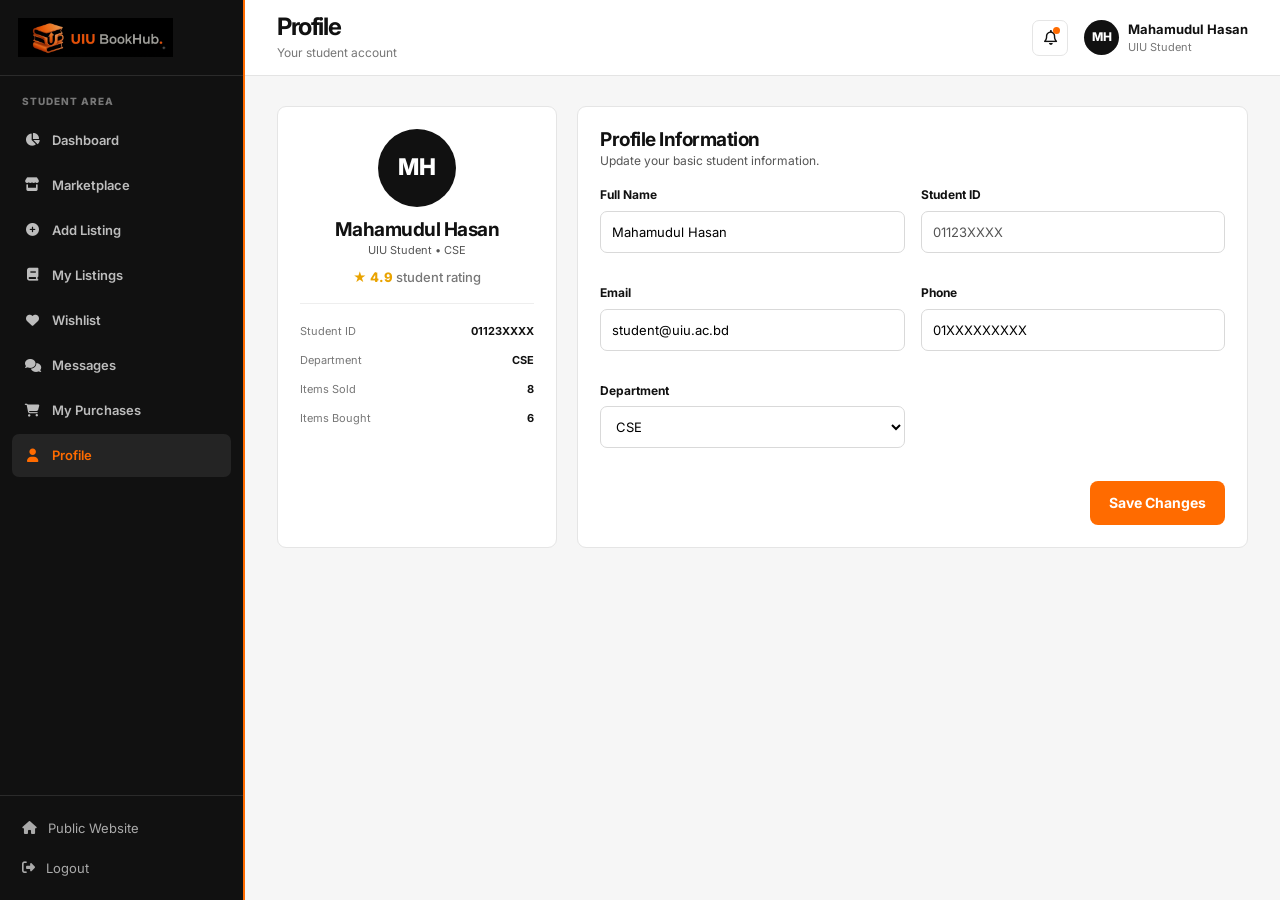
<file: student/profile.html>
<!DOCTYPE html><html lang="en"><head>
<meta charset="UTF-8"><meta name="viewport" content="width=device-width, initial-scale=1.0">
<link rel="preconnect" href="https://fonts.googleapis.com"><link rel="preconnect" href="https://fonts.gstatic.com" crossorigin>
<link href="https://fonts.googleapis.com/css2?family=Inter:wght@300;400;500;600;700;800;900&display=swap" rel="stylesheet">
<link rel="stylesheet" href="https://cdnjs.cloudflare.com/ajax/libs/font-awesome/6.5.2/css/all.min.css">
<link rel="stylesheet" href="../css/style.css"><link rel="stylesheet" href="../css/dashboard.css">
<script defer src="../js/main.js"></script>
<title>Profile | UIU BookHUB</title></head><body>
<div class="sidebar-layout">
<aside class="dashboard-sidebar">
  <div class="side-brand"><a href="../index.html"><img src="../assets/logo.png" alt="UIU BookHUB"></a></div>
  <nav class="side-nav"><div class="side-label">Student Area</div><a class="" href="dashboard.html"><i class="fa-solid fa-chart-pie"></i>Dashboard</a><a class="" href="marketplace.html"><i class="fa-solid fa-store"></i>Marketplace</a><a class="" href="add-listing.html"><i class="fa-solid fa-plus-circle"></i>Add Listing</a><a class="" href="my-listings.html"><i class="fa-solid fa-book"></i>My Listings</a><a class="" href="wishlist.html"><i class="fa-solid fa-heart"></i>Wishlist</a><a class="" href="messages.html"><i class="fa-solid fa-comments"></i>Messages</a><a class="" href="purchases.html"><i class="fa-solid fa-cart-shopping"></i>My Purchases</a><a class="active" href="profile.html"><i class="fa-solid fa-user"></i>Profile</a></nav>
  <div class="side-bottom"><a href="../index.html"><i class="fa-solid fa-house"></i> Public Website</a><a href="../index.html"><i class="fa-solid fa-right-from-bracket"></i> Logout</a></div>
</aside><main class="dashboard-main">
<header class="dashboard-topbar">
  <div class="topbar-title"><h1>Profile</h1><p>Your student account</p></div>
  <div class="topbar-right"><div class="notification"><i class="fa-regular fa-bell"></i><span class="dot"></span></div><div class="user-mini"><div class="avatar">MH</div><div><strong>Mahamudul Hasan</strong><span>UIU Student</span></div></div></div>
</header><div class="dashboard-content">
<div class="profile-grid">
  <section class="panel profile-card">
    <div class="profile-big">MH</div><h2>Mahamudul Hasan</h2><p>UIU Student • CSE</p>
    <div class="rating" style="margin-top:8px;">★ 4.9 <span style="color:#777;font-weight:500;">student rating</span></div>
    <div class="profile-meta"><div><span>Student ID</span><strong>01123XXXX</strong></div><div><span>Department</span><strong>CSE</strong></div><div><span>Items Sold</span><strong>8</strong></div><div><span>Items Bought</span><strong>6</strong></div></div>
  </section>
  <section class="panel">
    <div class="panel-head"><div><h2>Profile Information</h2><p>Update your basic student information.</p></div></div>
    <form class="demo-form" data-message="Profile updated successfully.">
      <div class="form-grid">
        <div class="form-group"><label>Full Name</label><input class="form-control" value="Mahamudul Hasan"></div>
        <div class="form-group"><label>Student ID</label><input class="form-control" value="01123XXXX" disabled></div>
        <div class="form-group"><label>Email</label><input class="form-control" value="student@uiu.ac.bd"></div>
        <div class="form-group"><label>Phone</label><input class="form-control" value="01XXXXXXXXX"></div>
        <div class="form-group"><label>Department</label><select class="form-control"><option selected>CSE</option><option>EEE</option><option>BBA</option></select></div>
      </div>
      <div class="form-actions"><button class="btn btn-primary">Save Changes</button></div>
    </form>
  </section>
</div>
</div></main></div><div class="toast"></div></body></html>
</file>
<file: css/style.css>
:root{
    --orange:#FF6B00;
    --orange-dark:#E85D04;
    --black:#111111;
    --dark:#1B1B1B;
    --gray-900:#2A2A2A;
    --gray-700:#555;
    --gray-500:#777;
    --gray-300:#D9D9D9;
    --gray-200:#E9E9E9;
    --gray-100:#F5F5F5;
    --white:#fff;
    --green:#16834B;
    --red:#D93A3A;
    --yellow:#C78300;
    --font:'Inter',Arial,sans-serif;
    --radius:10px;
    --shadow:0 5px 20px rgba(0,0,0,.06);
    --shadow-hover:0 10px 28px rgba(255,107,0,.12);
    --transition:.22s ease;
}

*{box-sizing:border-box;margin:0;padding:0}
html{scroll-behavior:smooth}
body{
    font-family:var(--font);
    color:var(--black);
    background:var(--white);
    line-height:1.55;
    font-size:15px;
    -webkit-font-smoothing:antialiased;
}
a{text-decoration:none;color:inherit}
button,input,select,textarea{font:inherit}
button{cursor:pointer}
img{max-width:100%;display:block}
ul{list-style:none}

.container{
    width:calc(100% - 36px);
    max-width:1180px;
    margin:0 auto;
}
.section{padding:72px 0}
.grid{display:grid;gap:22px}
.grid-4{grid-template-columns:repeat(4,1fr)}
.grid-3{grid-template-columns:repeat(3,1fr)}
.grid-2{grid-template-columns:repeat(2,1fr)}

h1,h2,h3,h4{line-height:1.2;color:var(--black)}
h1{font-size:48px;letter-spacing:-1.4px}
h2{font-size:32px;letter-spacing:-.5px}
h3{font-size:18px}
p{color:var(--gray-700)}

.section-header{
    display:flex;
    align-items:flex-end;
    justify-content:space-between;
    gap:20px;
    margin-bottom:34px;
}
.section-header p{margin-top:7px;color:var(--gray-500)}
.center-header{display:block;text-align:center}

.btn{
    display:inline-flex;
    align-items:center;
    justify-content:center;
    gap:8px;
    min-height:42px;
    padding:10px 18px;
    border:1px solid transparent;
    border-radius:8px;
    font-size:14px;
    font-weight:700;
    transition:var(--transition);
    white-space:nowrap;
}
.btn-primary{background:var(--orange);color:#fff}
.btn-primary:hover{background:var(--orange-dark);transform:translateY(-1px)}
.btn-secondary{background:var(--black);color:#fff}
.btn-secondary:hover{background:#292929}
.btn-outline{background:#fff;border-color:var(--gray-300);color:var(--black)}
.btn-outline:hover{border-color:var(--orange);color:var(--orange)}
.btn-danger{background:#fff;border-color:#F0B0B0;color:var(--red)}
.btn-danger:hover{background:#FFF5F5}
.btn-sm{min-height:36px;padding:7px 12px;font-size:13px}
.btn-large{min-height:48px;padding:12px 22px;font-size:15px}

.tagline-badge{
    display:inline-flex;
    align-items:center;
    padding:6px 11px;
    border-radius:6px;
    background:rgba(255,107,0,.10);
    color:var(--orange);
    font-size:11px;
    font-weight:800;
    text-transform:uppercase;
    letter-spacing:.7px;
}
.status{
    display:inline-flex;
    align-items:center;
    justify-content:center;
    padding:4px 9px;
    border-radius:5px;
    font-size:11px;
    font-weight:800;
}
.status.available{background:#EAF8F0;color:var(--green)}
.status.pending{background:#FFF5DE;color:var(--yellow)}
.status.sold{background:#F0F0F0;color:#666}
.status.rejected{background:#FFF0F0;color:var(--red)}
.rating{color:#E9A300;font-weight:800;font-size:13px}

.empty-state{
    border:1px dashed var(--gray-300);
    background:var(--gray-100);
    border-radius:var(--radius);
    padding:45px 20px;
    text-align:center;
}
.empty-state i{font-size:34px;color:var(--orange);margin-bottom:14px}
.empty-state h3{margin-bottom:7px}
.empty-state p{max-width:470px;margin:0 auto 18px}

.toast{
    position:fixed;
    right:22px;
    bottom:22px;
    z-index:3000;
    background:var(--black);
    color:#fff;
    padding:13px 17px;
    border-left:4px solid var(--orange);
    border-radius:7px;
    box-shadow:0 10px 25px rgba(0,0,0,.18);
    opacity:0;
    transform:translateY(10px);
    pointer-events:none;
    transition:.25s ease;
}
.toast.show{opacity:1;transform:translateY(0)}

.site-navbar{
    height:72px;
    background:var(--black);
    border-bottom:2px solid var(--orange);
    position:sticky;
    top:0;
    z-index:1000;
}
.nav-inner{
    height:100%;
    display:flex;
    align-items:center;
    justify-content:space-between;
    gap:22px;
}
.brand img{
    width:165px;
    height:46px;
    object-fit:contain;
    object-position:left center;
}
.nav-links{display:flex;align-items:center;gap:24px}
.nav-links a{font-size:13px;font-weight:600;color:#CFCFCF}
.nav-links a:hover,.nav-links a.active{color:var(--orange)}
.nav-actions{display:flex;align-items:center;gap:9px}
.nav-actions .btn-outline{border-color:#444;color:#fff;background:transparent}
.icon-link{
    position:relative;
    color:#fff;
    width:38px;height:38px;
    display:flex;align-items:center;justify-content:center;
    border-radius:7px;
}
.icon-link:hover{background:#242424;color:var(--orange)}
.icon-link .count{
    position:absolute;right:0;top:1px;
    width:16px;height:16px;border-radius:50%;
    display:flex;align-items:center;justify-content:center;
    background:var(--orange);color:#fff;font-size:9px;font-weight:800;
}
.menu-toggle{
    display:none;
    border:0;background:transparent;color:#fff;font-size:21px;
}

.hero{
    background:var(--gray-100);
    padding:74px 0 78px;
    overflow:hidden;
}
.hero-grid{
    display:grid;
    grid-template-columns:1.05fr .95fr;
    align-items:center;
    gap:54px;
}
.hero h1{margin-top:14px}
.hero h1 span{color:var(--orange)}
.hero-copy{font-size:17px;color:var(--gray-700);max-width:650px;margin:20px 0 28px}
.hero-search{
    background:#fff;
    border:1px solid var(--gray-200);
    border-radius:9px;
    box-shadow:var(--shadow);
    display:flex;
    align-items:center;
    padding:6px;
    max-width:650px;
}
.hero-search i{color:#888;margin:0 10px 0 12px}
.hero-search input{border:0;outline:0;width:100%;min-width:0;padding:10px 4px}
.hero-actions{display:flex;gap:12px;margin-top:18px;flex-wrap:wrap}

.hero-visual{position:relative;min-height:410px}
.hero-book-card{
    position:absolute;
    right:20px;top:18px;
    width:360px;
    background:#fff;
    border:1px solid var(--gray-200);
    border-radius:12px;
    padding:15px;
    box-shadow:0 18px 40px rgba(0,0,0,.09);
}
.hero-book-card img{height:235px;width:100%;object-fit:cover;border-radius:8px}
.hero-book-card .book-info{padding:14px 3px 2px}
.hero-book-card h3{margin:8px 0 5px}
.book-price{display:flex;justify-content:space-between;align-items:center;margin-top:11px}
.price{font-size:19px;font-weight:900;color:var(--orange)}
.float-card{
    position:absolute;
    background:#fff;
    border:1px solid var(--gray-200);
    border-radius:9px;
    box-shadow:var(--shadow);
    padding:12px 14px;
    display:flex;align-items:center;gap:10px;
}
.float-card.one{top:0;right:-2px}
.float-card.two{bottom:18px;left:4px}
.float-icon{
    width:37px;height:37px;border-radius:7px;
    display:flex;align-items:center;justify-content:center;
    color:#fff;background:var(--orange)
}
.float-icon.black{background:var(--black)}
.float-card strong{font-size:12px;display:block}
.float-card small{font-size:10px;color:#777}

.category-card{
    border:1px solid var(--gray-200);
    border-radius:9px;
    padding:22px;
    background:#fff;
    transition:var(--transition);
}
.category-card:hover{border-color:var(--orange);transform:translateY(-3px);box-shadow:var(--shadow-hover)}
.category-icon{
    width:46px;height:46px;
    background:var(--gray-100);color:var(--orange);
    border-radius:8px;
    display:flex;align-items:center;justify-content:center;
    margin-bottom:15px;font-size:19px;
}
.category-card h3{margin-bottom:4px}
.category-card p{font-size:12px;line-height:1.45;margin-bottom:11px}
.count{font-size:11px;font-weight:800;color:var(--orange)}

.product-card{
    border:1px solid var(--gray-200);
    border-radius:9px;
    overflow:hidden;
    background:#fff;
    transition:var(--transition);
}
.product-card:hover{border-color:var(--orange);transform:translateY(-3px);box-shadow:var(--shadow-hover)}
.product-image{height:205px;background:var(--gray-100);position:relative}
.product-image img{width:100%;height:100%;object-fit:cover}
.product-image .status{position:absolute;left:11px;top:11px}
.wish{
    position:absolute;right:11px;top:11px;
    width:34px;height:34px;border:0;border-radius:50%;
    background:#fff;color:#555;
    display:flex;align-items:center;justify-content:center;
    box-shadow:0 2px 8px rgba(0,0,0,.10);
}
.wish:hover,.wish.active{color:var(--red)}
.product-body{padding:15px}
.product-meta{display:flex;justify-content:space-between;gap:10px;margin-bottom:8px}
.course{font-size:12px;font-weight:800;color:var(--gray-700)}
.dept{font-size:10px;font-weight:800;background:var(--gray-100);padding:3px 6px;border-radius:4px;color:#666}
.product-title{font-size:15px;margin-bottom:8px;white-space:nowrap;overflow:hidden;text-overflow:ellipsis}
.product-title a:hover{color:var(--orange)}
.seller-line{font-size:11px;color:#777;display:flex;align-items:center;gap:7px;margin-bottom:13px}
.product-bottom{border-top:1px solid var(--gray-200);padding-top:11px;display:flex;justify-content:space-between;align-items:center}

.how-section{background:var(--gray-100)}
.step{
    position:relative;
    background:#fff;
    border:1px solid var(--gray-200);
    border-radius:9px;
    padding:27px 22px;
}
.step-number{position:absolute;right:18px;top:13px;color:rgba(255,107,0,.22);font-weight:900;font-size:25px}
.step-icon{
    width:45px;height:45px;border-radius:7px;
    background:rgba(255,107,0,.10);color:var(--orange);
    display:flex;align-items:center;justify-content:center;
    margin-bottom:17px;
}
.step h3{margin-bottom:7px}.step p{font-size:12px}

.cta-wrap{padding:36px 0}
.cta{
    background:var(--black);
    color:#fff;
    border-left:5px solid var(--orange);
    border-radius:11px;
    padding:52px;
}
.cta h2{color:#fff;font-size:34px;margin:12px 0 10px}
.cta p{color:#C7C7C7;max-width:620px;margin-bottom:22px}

.donation{
    border:2px dashed var(--orange);
    border-radius:10px;
    padding:30px;
    display:flex;align-items:center;gap:22px;
}
.donation-icon{font-size:40px;color:var(--orange)}
.donation-content{flex:1}
.donation-content h2{font-size:24px;margin-bottom:5px}

.footer{
    background:var(--black);
    color:#bbb;
    padding:62px 0 25px;
    margin-top:10px;
}
.footer-grid{display:grid;grid-template-columns:1.5fr 1fr 1fr 1fr;gap:38px}
.footer-logo{width:175px;height:50px;object-fit:contain;object-position:left center;margin-bottom:12px}
.footer p{font-size:12px;color:#888;max-width:300px}
.footer h4{color:#fff;font-size:14px;margin-bottom:16px}
.footer li{margin-bottom:9px}.footer li a{font-size:12px;color:#888}.footer li a:hover{color:var(--orange)}
.social{display:flex;gap:8px;margin-top:18px}
.social a{width:34px;height:34px;border-radius:6px;background:#232323;display:flex;align-items:center;justify-content:center;color:#fff}
.social a:hover{background:var(--orange)}
.footer-bottom{border-top:1px solid #282828;margin-top:38px;padding-top:20px;text-align:center;font-size:11px;color:#666}

.page-head{background:var(--gray-100);border-bottom:1px solid var(--gray-200);padding:40px 0}
.page-head h1{font-size:35px;margin-bottom:7px}.breadcrumb{font-size:12px;color:#777}.breadcrumb a{color:var(--orange)}

.market-layout{display:grid;grid-template-columns:230px 1fr;gap:28px}
.filter-box{
    border:1px solid var(--gray-200);
    border-radius:9px;
    padding:18px;
    background:#fff;
    height:max-content;
    position:sticky;top:90px;
}
.filter-box h3{font-size:15px;margin-bottom:16px}
.filter-group{padding:15px 0;border-top:1px solid var(--gray-200)}
.filter-group:first-of-type{border-top:0;padding-top:0}
.filter-group label{display:flex;align-items:center;gap:8px;font-size:12px;margin:9px 0;color:#555}
.filter-group input[type="text"],.filter-group select{
    width:100%;height:38px;border:1px solid var(--gray-300);border-radius:6px;padding:0 9px;outline:0
}
.filter-group input:focus,.filter-group select:focus{border-color:var(--orange)}
.market-top{display:flex;align-items:center;justify-content:space-between;gap:15px;margin-bottom:18px}
.market-search{display:flex;align-items:center;border:1px solid var(--gray-300);border-radius:7px;background:#fff;max-width:560px;flex:1}
.market-search i{color:#888;margin-left:11px}.market-search input{border:0;outline:0;width:100%;padding:10px}
.sort select{height:40px;border:1px solid var(--gray-300);border-radius:7px;padding:0 10px;background:#fff}
.pagination{display:flex;justify-content:center;gap:6px;margin-top:30px}
.pagination a{width:36px;height:36px;border:1px solid var(--gray-300);border-radius:6px;display:flex;align-items:center;justify-content:center;font-size:12px}
.pagination a.active,.pagination a:hover{background:var(--orange);border-color:var(--orange);color:#fff}

.detail-grid{display:grid;grid-template-columns:1fr 1fr;gap:45px}
.gallery-main{height:450px;background:var(--gray-100);border:1px solid var(--gray-200);border-radius:10px;overflow:hidden}
.gallery-main img{width:100%;height:100%;object-fit:cover}
.detail-info .status{margin-bottom:12px}
.detail-info h1{font-size:34px;margin-bottom:10px}
.detail-course{font-size:13px;color:#666;margin-bottom:20px}
.detail-price{font-size:30px;font-weight:900;color:var(--orange);margin-bottom:20px}
.detail-actions{display:flex;gap:10px;flex-wrap:wrap;margin:22px 0}
.info-list{border-top:1px solid var(--gray-200);border-bottom:1px solid var(--gray-200);padding:16px 0;margin:20px 0}
.info-row{display:flex;justify-content:space-between;gap:15px;font-size:13px;padding:6px 0}
.info-row span:first-child{color:#777}.info-row span:last-child{font-weight:700;text-align:right}
.seller-box{border:1px solid var(--gray-200);border-radius:9px;padding:17px;display:flex;align-items:center;gap:13px}
.avatar{width:45px;height:45px;border-radius:50%;background:var(--black);color:#fff;display:flex;align-items:center;justify-content:center;font-weight:800}
.seller-box h4{font-size:14px}.seller-box p{font-size:11px}
.detail-description{margin-top:30px}.detail-description h2{font-size:23px;margin-bottom:9px}.detail-description p{font-size:13px}

.auth-page{
    min-height:calc(100vh - 72px);
    background:var(--gray-100);
    display:flex;
    align-items:center;
    padding:45px 0;
}
.auth-card{
    width:100%;max-width:470px;
    margin:0 auto;
    background:#fff;
    border:1px solid var(--gray-200);
    border-radius:11px;
    padding:32px;
    box-shadow:var(--shadow);
}
.auth-logo{width:180px;height:52px;object-fit:contain;object-position:left center;margin-bottom:20px}
.auth-card h1{font-size:28px;margin-bottom:6px}.auth-card>p{font-size:13px;margin-bottom:23px}
.login-mode{display:grid;grid-template-columns:1fr 1fr;gap:4px;padding:4px;margin-bottom:20px;border:1px solid var(--gray-200);border-radius:8px;background:var(--gray-100)}
.login-mode-button{min-height:38px;border:0;border-radius:5px;background:transparent;color:var(--gray-700);font-weight:700}
.login-mode-button.active{background:#fff;color:var(--black);box-shadow:0 1px 4px rgba(0,0,0,.12)}
.login-mode-button:focus-visible{outline:2px solid var(--orange);outline-offset:2px}
.form-group{margin-bottom:15px}
.form-group label{display:block;font-size:12px;font-weight:700;margin-bottom:6px}
.form-control{
    width:100%;height:42px;border:1px solid var(--gray-300);border-radius:7px;padding:0 11px;outline:0;background:#fff
}
.form-control:focus{border-color:var(--orange);box-shadow:0 0 0 3px rgba(255,107,0,.08)}
textarea.form-control{height:105px;padding:10px;resize:vertical}
.form-row{display:grid;grid-template-columns:1fr 1fr;gap:14px}
.form-note{font-size:11px;color:#777;background:var(--gray-100);padding:10px;border-radius:6px;margin-bottom:15px}
.auth-footer{text-align:center;font-size:12px;color:#777;margin-top:17px}.auth-footer a{color:var(--orange);font-weight:700}

.listing-form{max-width:850px}
.donor-identity-panel{
    display:flex;
    align-items:flex-start;
    gap:18px;
    margin:22px 0;
    padding:24px;
    border:1px solid rgba(255,107,0,.24);
    border-left:4px solid var(--orange);
    border-radius:var(--radius);
    background:linear-gradient(115deg,#FFF8F1 0%,#fff 78%);
    box-shadow:var(--shadow);
}
.donor-identity-icon{
    flex:0 0 48px;
    width:48px;
    height:48px;
    display:flex;
    align-items:center;
    justify-content:center;
    border-radius:50%;
    background:#FFF0E2;
    color:var(--orange-dark);
    font-size:20px;
}
.donor-identity-content{flex:1;min-width:0}
.donor-identity-kicker{
    color:var(--orange-dark);
    font-size:10px;
    font-weight:800;
    letter-spacing:.8px;
    text-transform:uppercase;
}
.donor-identity-content h2{margin:4px 0 5px;font-size:21px;letter-spacing:-.3px}
.donor-identity-content>p{margin-bottom:15px;font-size:13px}
.donor-identity-content label{display:block;margin-bottom:6px;font-size:12px;font-weight:700}
.donor-identity-content label span{color:var(--gray-500);font-weight:500}
.donor-identity-content small{display:block;margin-top:7px;color:var(--gray-500);font-size:11px;line-height:1.5}
.donor-identity-content .form-control{max-width:520px}
.upload-box{
    border:2px dashed var(--gray-300);
    border-radius:8px;
    padding:27px;
    text-align:center;
    background:#FAFAFA;
}
.upload-box i{font-size:28px;color:var(--orange);margin-bottom:8px}
.upload-box p{font-size:12px;margin-bottom:12px}

@media(max-width:1050px){
    .nav-links{gap:15px}
    .hero-grid{gap:35px}
    .hero-book-card{right:0;width:330px}
    .grid-4{grid-template-columns:repeat(2,1fr)}
}
@media(max-width:800px){
    .container{width:calc(100% - 28px)}
    h1{font-size:38px}
    h2{font-size:28px}
    .menu-toggle{display:block}
    .nav-links{
        display:none;
        position:absolute;left:14px;right:14px;top:69px;
        background:var(--black);
        border:1px solid #333;
        padding:14px;
        flex-direction:column;
        align-items:flex-start;
        gap:0;
        border-radius:0 0 9px 9px;
    }
    .nav-links.open{display:flex}
    .nav-links a{width:100%;padding:11px 8px}
    .nav-actions .login-link{display:none}
    .hero-grid,.detail-grid{grid-template-columns:1fr}
    .hero{padding:55px 0}
    .hero-visual{min-height:390px;margin-top:10px}
    .market-layout{grid-template-columns:1fr}
    .filter-box{position:static}
    .filter-group.compact-hide{display:none}
    .market-top{flex-direction:column;align-items:stretch}
    .market-search{max-width:none}
    .sort{align-self:flex-end}
    .footer-grid{grid-template-columns:1fr 1fr}
    .sidebar-layout{display:block!important}
    .dashboard-sidebar{position:static!important;width:100%!important;height:auto!important}
    .dashboard-main{margin-left:0!important}
}
@media(max-width:560px){
    .container{width:calc(100% - 22px)}
    .section{padding:55px 0}
    h1{font-size:32px}
    h2{font-size:25px}
    .grid-4,.grid-3,.grid-2,.form-row{grid-template-columns:1fr}
    .section-header{display:block}.section-header .view-all{display:inline-flex;margin-top:12px}
    .nav-actions .btn{padding:8px 11px}
    .brand img{width:145px}
    .hero-search{display:block;padding:7px}.hero-search i{display:none}.hero-search input{height:39px}.hero-search .btn{width:100%}
    .hero-book-card{position:relative;width:calc(100% - 20px);right:auto;top:25px;margin:0 auto}
    .hero-book-card img{height:200px}
    .float-card.one{right:0}.float-card.two{left:0}
    .hero-visual{min-height:400px}
    .cta{padding:35px 25px}.cta h2{font-size:27px}
    .donation{align-items:flex-start;flex-direction:column}
    .donor-identity-panel{gap:12px;padding:18px 15px}
    .donor-identity-icon{flex-basis:40px;width:40px;height:40px;font-size:17px}
    .donor-identity-content h2{font-size:19px}
    .footer-grid{grid-template-columns:1fr}
    .gallery-main{height:350px}
    .detail-info h1{font-size:28px}
    .auth-card{padding:24px 19px}
}
</file>
<file: css/dashboard.css>
/* Student/Admin dashboard system */
.sidebar-layout{min-height:100vh;background:#F6F6F6;display:flex}
.dashboard-sidebar{
    width:245px;height:100vh;position:fixed;left:0;top:0;
    background:#111;color:#fff;z-index:1100;
    display:flex;flex-direction:column;
    overflow:hidden;
    border-right:2px solid #FF6B00;
}
.side-brand{height:76px;border-bottom:1px solid #2B2B2B;padding:12px 18px;display:flex;align-items:center}
.side-brand img{width:155px;height:50px;object-fit:contain;object-position:left center}
.side-nav{
    padding:18px 12px;flex:1;min-height:0;overflow-y:auto;
    scrollbar-width:thin;scrollbar-color:#444 transparent;
}
.side-nav::-webkit-scrollbar{width:5px}
.side-nav::-webkit-scrollbar-track{background:transparent}
.side-nav::-webkit-scrollbar-thumb{background:#444;border-radius:5px}
.side-nav::-webkit-scrollbar-thumb:hover{background:#FF6B00}
.side-label{font-size:9px;text-transform:uppercase;letter-spacing:1px;color:#777;padding:0 10px 9px;font-weight:800}
.side-nav a{
    display:flex;align-items:center;gap:11px;
    color:#BDBDBD;font-size:12px;font-weight:600;
    padding:10px 11px;border-radius:7px;margin-bottom:3px;
}
.side-nav a i{width:17px;text-align:center}
.side-nav a:hover,.side-nav a.active{background:#242424;color:#FF6B00}
.side-bottom{padding:12px;border-top:1px solid #2B2B2B}
.side-bottom a{display:flex;gap:11px;align-items:center;color:#aaa;font-size:12px;padding:10px}
.side-bottom a:hover{color:#FF6B00}

.dashboard-main{margin-left:245px;width:calc(100% - 245px);min-width:0}
.dashboard-topbar{
    height:76px;background:#fff;border-bottom:1px solid #E4E4E4;
    display:flex;align-items:center;justify-content:space-between;
    padding:0 30px;position:sticky;top:0;z-index:900;
}
.topbar-title h1{font-size:22px}.topbar-title p{font-size:11px;color:#777;margin-top:2px}
.topbar-right{display:flex;align-items:center;gap:16px}
.notification{width:36px;height:36px;border:1px solid #E5E5E5;border-radius:7px;display:flex;align-items:center;justify-content:center;position:relative}
.notification .dot{position:absolute;width:7px;height:7px;border-radius:50%;background:#FF6B00;right:7px;top:6px}
.user-mini{display:flex;align-items:center;gap:9px}
.user-mini .avatar{width:35px;height:35px;font-size:12px}
.user-mini strong{display:block;font-size:12px}.user-mini span{display:block;font-size:10px;color:#777}

.dashboard-content{padding:28px 30px;max-width:1280px}
.stats-grid{display:grid;grid-template-columns:repeat(4,1fr);gap:16px;margin-bottom:25px}
.stat-card{
    background:#fff;border:1px solid #E5E5E5;border-radius:9px;
    padding:19px;display:flex;align-items:center;justify-content:space-between;
}
.stat-card h3{font-size:24px;margin:3px 0}.stat-card p{font-size:11px;color:#777}.stat-card small{font-size:10px;color:#16834B}
.stat-icon{width:42px;height:42px;border-radius:8px;background:rgba(255,107,0,.10);color:#FF6B00;display:flex;align-items:center;justify-content:center}

.panel{background:#fff;border:1px solid #E5E5E5;border-radius:9px;padding:20px;margin-bottom:20px}
.panel-head{display:flex;justify-content:space-between;align-items:center;gap:15px;margin-bottom:16px}
.panel-head h2{font-size:18px}.panel-head p{font-size:11px}
.dashboard-table{width:100%;border-collapse:collapse}
.dashboard-table th{
    text-align:left;background:#FAFAFA;color:#777;
    font-size:10px;text-transform:uppercase;letter-spacing:.4px;
    padding:10px;border-bottom:1px solid #E5E5E5
}
.dashboard-table td{padding:12px 10px;border-bottom:1px solid #EEEEEE;font-size:11px;vertical-align:middle}
.dashboard-table tr:last-child td{border-bottom:0}
.book-cell{display:flex;align-items:center;gap:10px;min-width:190px}
.book-thumb{width:38px;height:42px;border-radius:5px;object-fit:cover;background:#eee}
.book-cell strong{font-size:12px;display:block}.book-cell span{font-size:10px;color:#777}
.table-actions{display:flex;gap:5px}.table-actions .btn{min-height:31px;padding:5px 9px;font-size:10px}
.two-panel{display:grid;grid-template-columns:1.4fr .8fr;gap:20px}
.quick-links{display:grid;grid-template-columns:1fr 1fr;gap:10px}
.quick-link{border:1px solid #E5E5E5;border-radius:7px;padding:13px;display:flex;align-items:center;gap:10px}
.quick-link i{color:#FF6B00}.quick-link span{font-size:11px;font-weight:700}
.progress{height:7px;background:#eee;border-radius:99px;overflow:hidden;margin-top:8px}.progress span{display:block;height:100%;background:#FF6B00}
.notice{padding:11px 13px;border-left:3px solid #FF6B00;background:#FFF8F3;font-size:11px;color:#666;border-radius:4px;margin-bottom:14px}

.listing-page{width:100%;max-width:1440px}
.form-panel{background:#fff;border:1px solid #E5E5E5;border-radius:9px;padding:23px;margin-bottom:18px}
.form-panel h2{font-size:18px;margin-bottom:5px}.form-panel>p{font-size:11px;margin-bottom:19px}
.form-grid{display:grid;grid-template-columns:1fr 1fr;gap:16px}
.form-full{grid-column:1/-1}
.form-actions{display:flex;justify-content:flex-end;gap:8px;margin-top:18px}

.message-layout{display:grid;grid-template-columns:300px 1fr;height:650px;background:#fff;border:1px solid #E5E5E5;border-radius:9px;overflow:hidden}
.conversations{border-right:1px solid #E5E5E5;overflow:auto}
.conv-search{padding:12px;border-bottom:1px solid #E5E5E5}
.conv-search input{width:100%;height:36px;border:1px solid #ddd;border-radius:6px;padding:0 10px}
.conversation{padding:13px;border-bottom:1px solid #eee;display:flex;gap:9px;cursor:pointer}
.conversation:hover,.conversation.active{background:#FFF8F3}
.conversation .avatar{width:37px;height:37px;flex:0 0 auto;font-size:11px}
.conversation strong{font-size:11px}.conversation p{font-size:10px;white-space:nowrap;overflow:hidden;text-overflow:ellipsis;max-width:180px}
.conversation small{font-size:9px;color:#999}
.chat-window{display:flex;flex-direction:column;min-width:0}
.chat-head{padding:14px 18px;border-bottom:1px solid #E5E5E5;display:flex;align-items:center;gap:10px}
.chat-head strong{font-size:12px}.chat-head span{font-size:10px;color:#16834B}
.chat-body{flex:1;padding:20px;overflow:auto;background:#FAFAFA}
.bubble{max-width:65%;padding:10px 12px;border-radius:9px;margin-bottom:10px;font-size:11px}
.bubble.in{background:#fff;border:1px solid #E5E5E5}.bubble.out{background:#FF6B00;color:#fff;margin-left:auto}
.bubble small{display:block;font-size:8px;opacity:.65;margin-top:4px}
.chat-input{display:flex;gap:7px;padding:12px;border-top:1px solid #E5E5E5}
.chat-input input{flex:1;border:1px solid #ddd;border-radius:6px;padding:0 10px;height:38px;outline:0}
#review-modal[hidden],.chat-input[hidden]{display:none}
.conversation{width:100%;text-align:left;background:transparent;border-left:0;border-right:0;border-top:0;font:inherit}

.profile-grid{display:grid;grid-template-columns:280px 1fr;gap:20px}
.profile-card{text-align:center}
.profile-big{width:78px;height:78px;margin:0 auto 12px;border-radius:50%;background:#111;color:#fff;display:flex;align-items:center;justify-content:center;font-size:23px;font-weight:800}
.profile-card h2{font-size:19px}.profile-card p{font-size:11px}.profile-meta{border-top:1px solid #eee;margin-top:16px;padding-top:13px;text-align:left}
.profile-meta div{display:flex;justify-content:space-between;font-size:11px;padding:6px 0}.profile-meta span{color:#777}

.admin-accent .side-brand{border-bottom-color:#333}
.admin-accent .side-nav a.active{background:#FF6B00;color:#fff}
.admin-accent .stat-icon{background:#111;color:#FF6B00}
.approval-card{display:grid;grid-template-columns:120px 1fr auto;gap:17px;align-items:center}
.approval-image{width:120px;height:105px;border-radius:7px;object-fit:cover;background:#eee}
.approval-card h3{font-size:14px;margin-bottom:5px}.approval-card p{font-size:11px;margin-bottom:3px}
.approval-actions{display:flex;gap:6px;flex-direction:column}
.report-grid{display:grid;grid-template-columns:1fr 1fr;gap:20px}
.bar-chart{height:220px;display:flex;align-items:flex-end;gap:12px;padding:15px 10px;border-bottom:1px solid #ddd}
.bar{flex:1;background:#FF6B00;border-radius:4px 4px 0 0;min-width:12px;position:relative}
.bar span{position:absolute;bottom:-22px;left:50%;transform:translateX(-50%);font-size:9px;color:#777}
@media(max-width:1050px){
    .stats-grid{grid-template-columns:repeat(2,1fr)}
    .two-panel,.profile-grid,.report-grid{grid-template-columns:1fr}
}
@media(max-width:800px){
    .dashboard-sidebar{max-height:100vh}
    .dashboard-topbar{padding:0 18px}
    .dashboard-content{padding:20px 18px}
    .user-mini div{display:none}
    .message-layout{grid-template-columns:1fr;height:auto;min-height:650px}
    .conversations{max-height:240px;border-right:0;border-bottom:1px solid #E5E5E5}
    .approval-card{grid-template-columns:90px 1fr}
    .approval-image{width:90px;height:85px}
    .approval-actions{grid-column:1/-1;flex-direction:row}
}
@media(max-width:560px){
    .stats-grid{grid-template-columns:1fr}
    .form-grid{grid-template-columns:1fr}
    .form-full{grid-column:auto}
    .dashboard-table{min-width:720px}
    .panel.table-panel{overflow-x:auto}
    .quick-links{grid-template-columns:1fr}
    .approval-card{grid-template-columns:1fr}
    .approval-image{width:100%;height:170px}
}

/* ===== Student UI refinement =====
   Wider content + more readable typography for logged-in pages. */
.dashboard-content{max-width:none;width:100%;padding:30px 32px 40px}
.dashboard-topbar{padding:0 32px}
.side-nav a{font-size:13px;padding:11px 12px}
.side-label{font-size:10px}
.side-bottom a{font-size:13px}
.topbar-title h1{font-size:24px}
.topbar-title p{font-size:12px}
.user-mini strong{font-size:13px}.user-mini span{font-size:11px}
.stat-card{padding:21px}.stat-card p{font-size:12px}.stat-card h3{font-size:27px}.stat-card small{font-size:11px}
.panel{padding:22px}
.panel-head h2{font-size:19px}.panel-head p{font-size:12px}
.dashboard-table th{font-size:11px;padding:12px}.dashboard-table td{font-size:12px;padding:14px 10px}
.book-cell strong{font-size:13px}.book-cell span{font-size:11px}
.quick-link{padding:14px}.quick-link span{font-size:12px}
.notice{font-size:12px;padding:12px 14px}
.form-panel h2{font-size:19px}.form-panel>p{font-size:12px}
.form-group label{font-size:12px}.form-control{font-size:13px}

/* Logged-in marketplace */
.student-market-content{padding-top:24px}
.student-market-toolbar{display:flex;gap:12px;align-items:center;margin-bottom:20px}
.student-market-search{height:46px;display:flex;align-items:center;flex:1;background:#fff;border:1px solid #ddd;border-radius:8px;padding:0 14px;box-shadow:0 2px 8px rgba(0,0,0,.025)}
.student-market-search i{color:#888;margin-right:10px}
.student-market-search input{border:0;outline:0;width:100%;font-size:13px;background:transparent}
.student-market-sort{height:46px;min-width:190px;border:1px solid #ddd;border-radius:8px;padding:0 12px;background:#fff;font-size:12px;color:#444}
.student-market-layout{display:grid;grid-template-columns:250px minmax(0,1fr);gap:22px;align-items:start}
.student-filter{margin:0;position:sticky;top:96px}
.student-filter .panel-head{margin-bottom:20px}
.student-filter .filter-group{margin-bottom:19px}
.student-filter .filter-group>label:first-child{display:block;font-size:12px;font-weight:700;color:#333;margin-bottom:8px}
.student-filter select,.student-filter input[type=text]{width:100%;height:40px;border:1px solid #ddd;border-radius:7px;padding:0 10px;font-size:12px;background:#fff;outline:none}
.student-filter select:focus,.student-filter input[type=text]:focus{border-color:#ff6b00}
.check-line{display:flex!important;align-items:center;gap:8px;font-size:12px!important;font-weight:500!important;color:#666!important;margin:8px 0!important}
.check-line input{accent-color:#ff6b00}
.filter-btn{width:100%;height:42px}
.student-products-area{min-width:0}
.student-results-head{display:flex;align-items:center;justify-content:space-between;margin:0 0 15px}
.student-results-head strong{display:block;font-size:16px}.student-results-head span{display:block;font-size:11px;color:#777;margin-top:2px}
.student-results-head .btn{display:flex;align-items:center;gap:7px}
.student-product-grid{display:grid;grid-template-columns:repeat(3,minmax(0,1fr));gap:18px}
.student-product-grid .product-card{min-width:0}
.student-product-grid .product-image{height:190px}
.student-product-grid .product-body{padding:16px}
.student-product-grid .product-title{font-size:15px}
.student-product-grid .seller-line{font-size:11px}
.student-product-grid .price{font-size:18px}
@media(max-width:1250px){.student-product-grid{grid-template-columns:repeat(2,minmax(0,1fr))}}
@media(max-width:900px){.dashboard-content{padding:24px 20px}.dashboard-topbar{padding:0 20px}.student-market-layout{grid-template-columns:1fr}.student-filter{position:static}.student-product-grid{grid-template-columns:repeat(2,minmax(0,1fr))}}
@media(max-width:620px){.student-market-toolbar{flex-direction:column;align-items:stretch}.student-market-sort{width:100%}.student-product-grid{grid-template-columns:1fr}.student-results-head{align-items:flex-start;gap:10px;flex-direction:column}.dashboard-topbar{height:auto;min-height:76px;padding-top:15px;padding-bottom:15px}.topbar-title h1{font-size:21px}}
</file>
